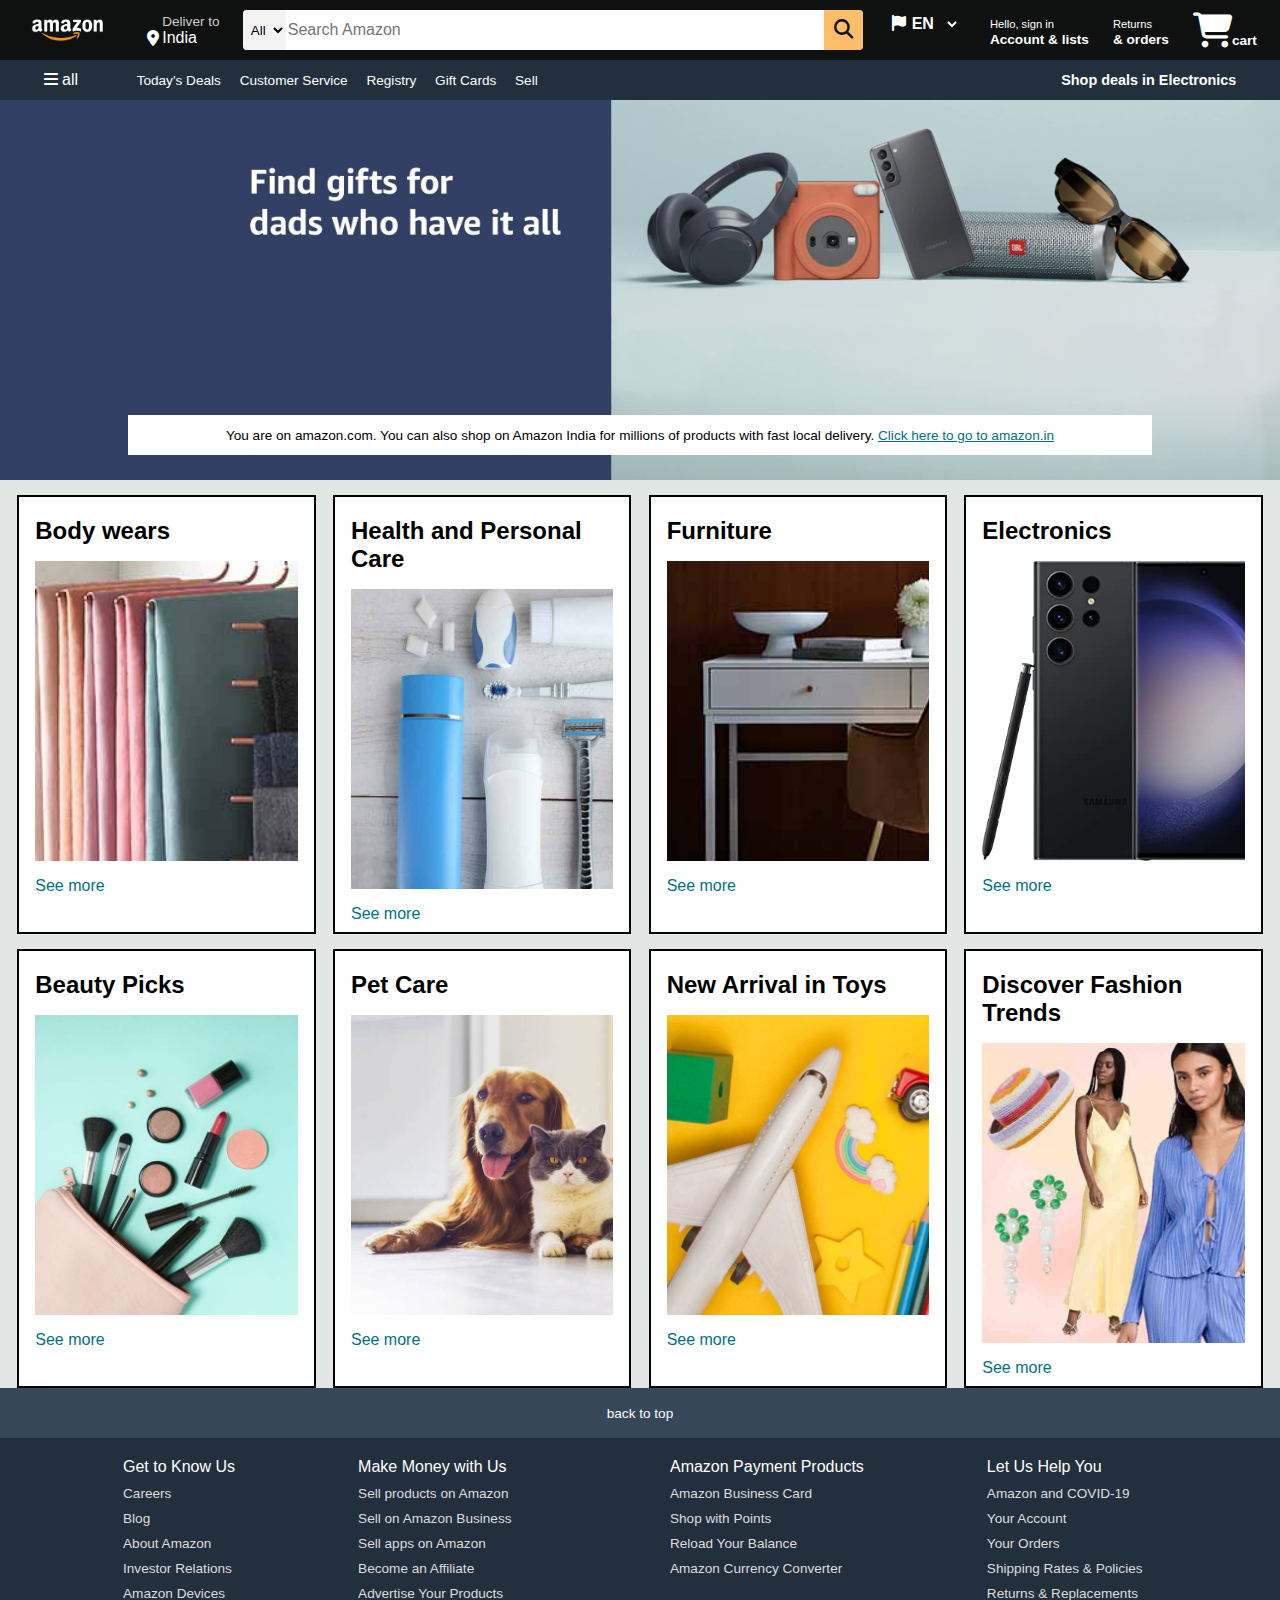
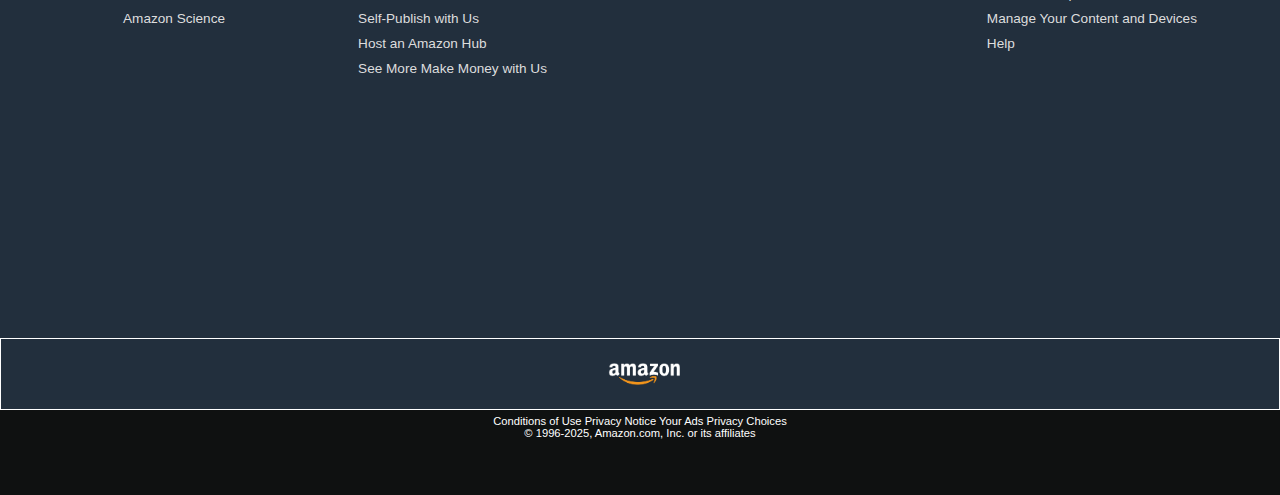
<file: Amazon Clone/index.html>
<!DOCTYPE html>
<html lang="en">
<head>
    <meta charset="UTF-8">
    <meta name="viewport" content="width=device-width, initial-scale=1.0">
    <title>Amazon</title>
    <link rel="stylesheet" href="https://cdnjs.cloudflare.com/ajax/libs/font-awesome/6.7.2/css/all.min.css" integrity="sha512-Evv84Mr4kqVGRNSgIGL/F/aIDqQb7xQ2vcrdIwxfjThSH8CSR7PBEakCr51Ck+w+/U6swU2Im1vVX0SVk9ABhg==" crossorigin="anonymous" referrerpolicy="no-referrer" />
    <link rel="stylesheet" href="style.css">
</head>
<body>
    <header>
        <div class="navbar">
            <div class="nav-logo border">
                <div class="logo"></div>
            </div>
            <div class="nav-adress border">
                <p class="add-first">Deliver to</p>
                <div class="add-icon">
                    <i class="fa-solid fa-location-dot"></i>
                    <p class="add-second">India</p>
                </div>
            </div>
            <div class="nav-search">
                <select class="search-select">
                    <option value="all">All</option>
                </select>
                <input type="text" placeholder="Search Amazon" class="search-input">
                <div class="search-icon">
                    <i class="fa-solid fa-magnifying-glass"></i>
                </div>
            </div>
            <div class="weblang border">
                <div>
                    <i class="fa-solid fa-flag"></i>
                </div>
                <div>
                    <p class="langname">EN</p>
                </div>
                <div>
                    <select class="language">
                        <option value="en"></option>
                    </select>
                </div>
            </div>
            <div class="nav-signin border">
                <p><span>Hello, sign in</span></p>
                <p class="nav-second">Account & lists</p>
            </div>
            <div class="return border">
                <p><span>Returns</span></p>
                <p class="nav-second">& orders</p>
            </div>
            <div class="nav-cart border">
                <i class="fa-solid fa-cart-shopping"></i>
                <p class="cart">cart</p>
            </div>
        </div>
        <!-- second header -->
         <div class="panel">
            <div class="panel-all">
                <i class="fa-solid fa-bars"></i>
                all
            </div>
            <div class="panel-ops">
                <p>Today's Deals</p>
                <p>Customer Service</p>
                <p>Registry</p>
                <p>Gift Cards</p>
                <p>Sell</p>
            </div>
            <div class="panel-deals">
                Shop deals in Electronics
            </div>
         </div>
    </header>

    <div class="hero-section">
        <div class="hero-msg">
            <p>You are on amazon.com. You can also shop on Amazon India for millions of products with fast local delivery. <a href="">Click here to go to amazon.in</a></p>
        </div>
    </div>
    <!-- shop-section -->
    <div class="shop-section">
        <div class="box">
            <div class="box-content">
                <h2>Body wears</h2>
                <div class="box-img" style="background-image: url('box1_image.jpg');"></div>
                <p>See more</p>
            </div>
        </div>
        <div class="box">
            <div class="box-content">
                <h2>Health and Personal Care</h2>
                <div class="box-img" style="background-image: url('box2_image.jpg');"></div>
                <p>See more</p>
            </div>
        </div>
        <div class="box">
            <div class="box-content">
                <h2>Furniture</h2>
                <div class="box-img" style="background-image: url('box3_image.jpg');"></div>
                <p>See more</p>
            </div>
        </div>
        <div class="box">
            <div class="box-content">
                <h2>Electronics</h2>
                <div class="box-img" style="background-image: url('box4_image.jpg');"></div>
                <p>See more</p>
            </div>
        </div>
        <div class="box">
            <div class="box-content">
                <h2>Beauty Picks</h2>
                <div class="box-img" style="background-image: url('box5_image.jpg');"></div>
                <p>See more</p>
            </div>
        </div>
        <div class="box">
            <div class="box-content">
                <h2>Pet Care</h2>
                <div class="box-img" style="background-image: url('box6_image.jpg');"></div>
                <p>See more</p>
            </div>
        </div>
        <div class="box">
            <div class="box-content">
                <h2>New Arrival in Toys</h2>
                <div class="box-img" style="background-image: url('box7_image.jpg');"></div>
                <p>See more</p>
            </div>
        </div>
        <div class="box">
            <div class="box-content">
                <h2>Discover Fashion Trends</h2>
                <div class="box-img" style="background-image: url('box8_image.jpg');"></div>
                <p>See more</p>
            </div>
        </div>
    </div>
    <footer>
        <div class="foot-panel1">
            back to top
        </div>

        <div class="foot-panel2">
            <ul>
                <p>Get to Know Us</p>
                <a>Careers</a>
                <a>Blog</a>
                <a>About Amazon</a>
                <a>Investor Relations</a>
                <a>Amazon Devices</a>
                <a>Amazon Science</a>
            </ul>
            <ul>
                <p>Make Money with Us</p>
                <a>Sell products on Amazon</a>
                <a>Sell on Amazon Business</a>
                <a>Sell apps on Amazon</a>
                <a>Become an Affiliate</a>
                <a>Advertise Your Products</a>
                <a>Self-Publish with Us</a>
                <a>Host an Amazon Hub</a>
                <a>See More Make Money with Us</a>

            </ul>
            <ul>
                <p>Amazon Payment Products</p>
                <a>Amazon Business Card</a>
                <a>Shop with Points</a>
                <a>Reload Your Balance</a>
                <a>Amazon Currency Converter</a>
            </ul>
            <ul>
                <p>Let Us Help You</p>
                <a>Amazon and COVID-19</a>
                <a>Your Account</a>
                <a>Your Orders</a>
                <a>Shipping Rates & Policies</a>
                <a>Returns & Replacements</a>
                <a>Manage Your Content and Devices</a>
                <a>Help</a>
            </ul>
        </div>
        <div class="foot-panel3">
            <div class="logo"></div>
        </div>
        <!-- reedit -->
        <div class="foot-panel4">
            <div class="pages">
                <a>Conditions of Use</a>
                <a>Privacy Notice</a>
                <a>Your Ads Privacy Choices</a>
            </div>
            <div class="copyright">
                &copy; 1996-2025, Amazon.com, Inc. or its affiliates
            </div>
        </div>
    </footer>
</body>
</html>
</file>
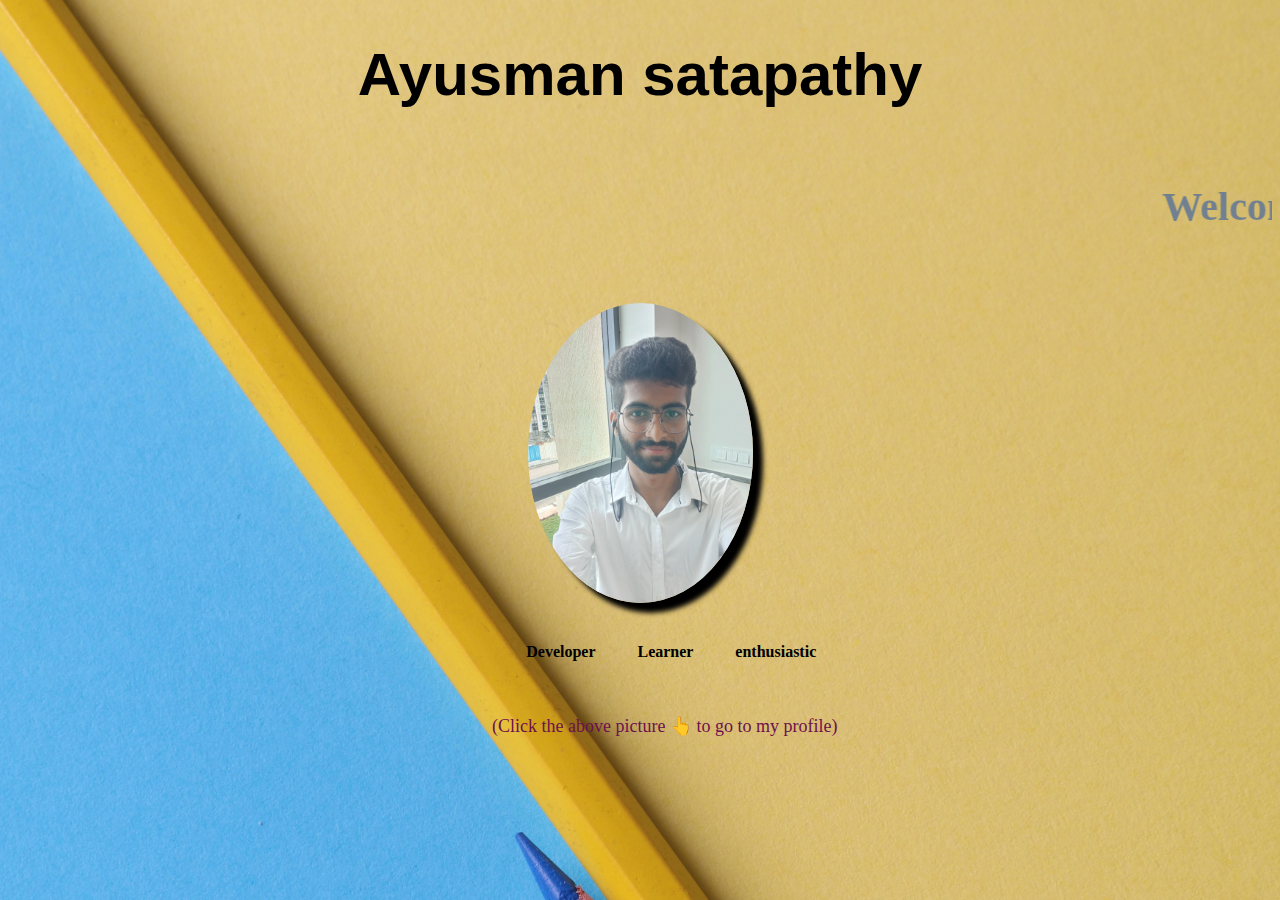
<file: Portfolio inline/index.html>
<!DOCTYPE html>
<html lang="en">
<head>
    <meta charset="UTF-8">
    <meta name="viewport" content="width=device-width, initial-scale=1.0">
    <title>Homepage_Portfolio</title>
</head>
<!-- <body style="background-color: burlywood;"> -->
    <body background="bgimage2.jpg" style="background-size: cover;">
    <header> 
        <h1 style="text-align: center; font-family: Arial black, sans-serif; font-size: 60px;">Ayusman satapathy</h1>
    </header>
    <main>
        <marquee scrollamount="13"><h2 style="color: slategray; font-size: 40px;">Welcome to Ayusman's Portfolio website.</h2></marquee>
        <br><br><br>
        <div>
            <a href="introduction.html"><center><img src="intropic.jpg" alt="Ayusman's pic" height="300px" style="border-radius: 50%;box-shadow: 10px 10px 5px black;"></center></a>
            <br><br>
            <strong style="margin-left: 41%;">Developer</strong>
            <strong style="margin-left: 3%;">Learner</strong>
            <strong style="margin-left: 3%;">enthusiastic </strong>
        </div>
        <br><br>
        <div>
            <center><p style="color: rgb(108, 17, 75); font-size: large;">&nbsp;&nbsp;&nbsp;&nbsp;&nbsp;&nbsp;&nbsp;&nbsp;&nbsp;&nbsp;&nbsp;(Click the above picture &#128070; to go to my profile)</p></center>
        </div>
    </main>
</body>
</html>
</file>
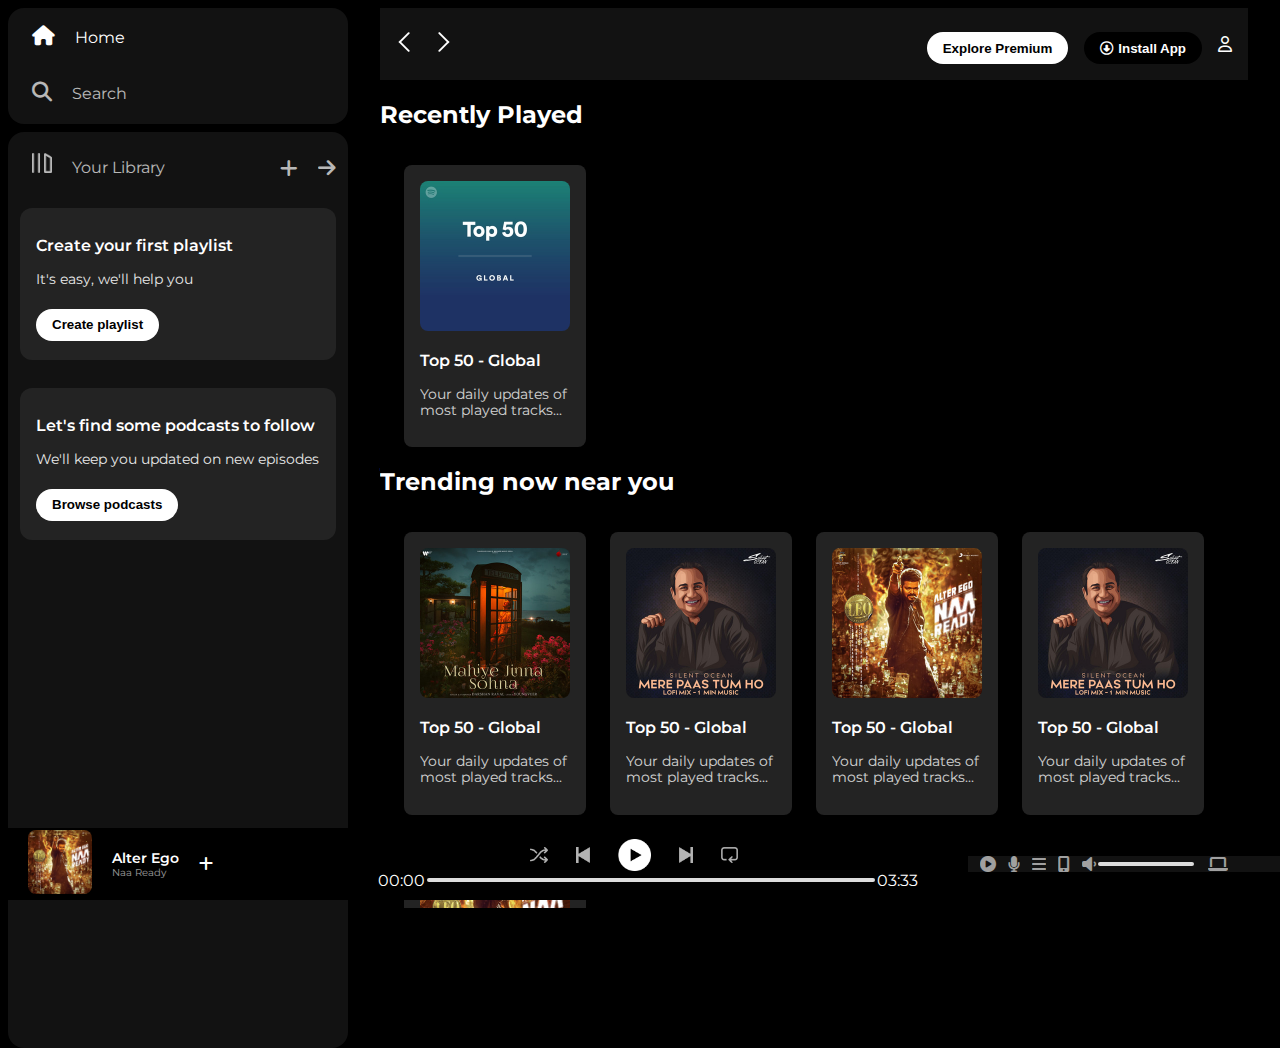
<file: Spotify AC/index.html>
<!DOCTYPE html>
<html lang="en">
<head>
    <meta charset="UTF-8">
    <meta name="viewport" content="width=device-width, initial-scale=1.0">
    <title>Spotify - Web Player: Music for everyone</title>
    <link rel="stylesheet" href="https://cdnjs.cloudflare.com/ajax/libs/font-awesome/6.7.2/css/all.min.css" integrity="sha512-Evv84Mr4kqVGRNSgIGL/F/aIDqQb7xQ2vcrdIwxfjThSH8CSR7PBEakCr51Ck+w+/U6swU2Im1vVX0SVk9ABhg==" crossorigin="anonymous" referrerpolicy="no-referrer" />
    <link rel="stylesheet" href="style.css">
    <link rel="icon" href="./image/logo.png">
    <link rel="preconnect" href="https://fonts.googleapis.com">
    <link rel="preconnect" href="https://fonts.gstatic.com" crossorigin>
    <link href="https://fonts.googleapis.com/css2?family=Montserrat:ital,wght@0,100..900;1,100..900&display=swap" rel="stylesheet">
</head>
<body>
    <div class="main">
        <div class="sidebar">
            <div class="nav">
                <div class="nav-option home">
                    <i class="fa-solid fa-house"></i>
                    <a href="#">Home</a>
                </div>
                <div class="nav-option">
                    <i class="fa-solid fa-magnifying-glass"></i>
                    <a href="#">Search</a>
                </div>
            </div>
            <div class="library">
                <div class="options">
                    <div class="lib-option nav-option">
                        <img src="./image/library_icon.png" alt="library icon">
                        <a href="#">Your Library</a>
                    </div>
                    <div class="icons">
                        <i class="fa-solid fa-plus"></i>
                        <i class="fa-solid fa-arrow-right"></i>
                    </div>
                </div>
                <div class="lib-box">
                    <div class="box">
                        <p class="box-p1">Create your first playlist</p>
                        <p class="box-p2">It's easy, we'll help you</p>
                        <button class="badge">Create playlist</button>
                    </div>
                    <div class="box">
                        <p class="box-p1">Let's find some podcasts to follow</p>
                        <p class="box-p2">We'll keep you updated on new episodes</p>
                        <button class="badge">Browse podcasts</button>
                    </div>
                </div>
            </div>
        </div>
        <div class="main-content">
            <div class="sticky-nav">
                <div class="sticky-nav-icons">
                    <img src="./image/backward_icon.png">
                    <img src="./image/forward_icon.png" class="nav-hide">
                </div>
                <div class="sticky-nav-options">
                    <button class="badge nav-item nav-hide">Explore Premium</button>
                    <button class="badge nav-item dark-badge"><i class="fa-regular fa-circle-down dark-badge-icon"></i>Install App</button>
                    <i class="fa-regular fa-user nav-item"></i>
                    </div>  
            </div>


            <h2>Recently Played</h2>
            <div class="cards-container">
                <div class="card">
                    <img src="./image/card1img.jpeg" class="card-img">
                    <p class="card-title">Top 50 - Global</p>
                    <p class="card-info">Your daily updates of most played tracks...</p>
                </div>
            </div>

            <h2>Trending now near you</h2>
            <div class="cards-container">
                <div class="card">
                    <img src="./image/card2img.jpeg" class="card-img">
                    <p class="card-title">Top 50 - Global</p>
                    <p class="card-info">Your daily updates of most played tracks...</p>
                </div>
                <div class="card">
                    <img src="./image/card3img.jpeg" class="card-img">
                    <p class="card-title">Top 50 - Global</p>
                    <p class="card-info">Your daily updates of most played tracks...</p>
                </div>
                <div class="card">
                    <img src="./image/card4img.jpeg" class="card-img">
                    <p class="card-title">Top 50 - Global</p>
                    <p class="card-info">Your daily updates of most played tracks...</p>
                </div>
                <div class="card">
                    <img src="./image/card3img.jpeg" class="card-img">
                    <p class="card-title">Top 50 - Global</p>
                    <p class="card-info">Your daily updates of most played tracks...</p>
                </div>
                <div class="card">
                    <img src="./image/card4img.jpeg" class="card-img">
                    <p class="card-title">Top 50 - Global</p>
                    <p class="card-info">Your daily updates of most played tracks...</p>
                </div>
            </div>
            <h2>Featured Charts</h2>
            <div class="cards-container">
                <div class="card">
                    <img src="./image/card5img.jpeg" class="card-img">
                    <p class="card-title">Top 50 - Global</p>
                    <p class="card-info">Your daily updates of most played tracks...</p>
                </div>
                <div class="card">
                    <img src="./image/card6img.jpeg" class="card-img">
                    <p class="card-title">Top 50 - Global</p>
                    <p class="card-info">Your daily updates of most played tracks...</p>
                </div>
                <div class="card">
                    <img src="./image/card1img.jpeg" class="card-img">
                    <p class="card-title">Top 50 - Global</p>
                    <p class="card-info">Your daily updates of most played tracks...</p>
                </div>
            </div>
            <div class="footer">
                <div class="line"></div>
            </div>
        </div>
        <div class="music-player">
            <div class="album">
                <div class="current-song-img-div">
                    <img src="./image/card4img.jpeg" class="current-song-img album-content">
                    <img src="./image/upper_icon.png" class="current-song-img-upper-icon">
                    <img src="./image/lower_icon.png" class="current-song-img-lower-icon">
                </div>
                <div class="current-song-about album-content">
                    <a href="#" class="current-song-name">Alter Ego</a>
                    <a href="#" class="current-song-artist">Naa Ready</a>
                </div>
                <i class="fa-solid fa-plus album-content"></i>

            </div>
            <div class="player">
                <div class="player-controls">
                    <img src="./image/player_icon1.png" class="player-control-icon">
                    <img src="./image/player_icon2.png" class="player-control-icon">
                    <img src="./image/player_icon3.png" class="player-control-icon play-pause">
                    <img src="./image/player_icon4.png" class="player-control-icon">
                    <img src="./image/player_icon5.png" class="player-control-icon">

                </div>
                <div class="playback-bar">
                    <span class="current-time">00:00</span>
                    <input type="range" class="progress-bar" min="0" max="100" step="1">
                    <span class="total-time">03:33</span>
                </div>
            </div>
            <div class="controls">
                <div class="controls-icon-div">
                    <i class="fa-solid fa-circle-play controls-icon"></i>
                <i class="fa-solid fa-microphone controls-icon"></i>
                <i class="fa-solid fa-bars controls-icon"></i>
                <i class="fa-solid fa-mobile-screen-button controls-icon"></i>
                <i class="fa-solid fa-volume-low controls-icon"></i>
                <input type="range" min="0" max="100" class="progress-bar controls-progress-bar" step="1">
                </div>
                <i class="fa-solid fa-laptop controls-icon"></i>
            </div>
        </div>
    </div>
</body>
</html>
</file>
<file: Amazon Clone/style.css>
*{
    margin: 0;
    font-family: arial;
    border: border-box;
}
.navbar{
    height: 60px;
    background-color: #0f1111;
    color: white;
    display: flex;
    align-items: center;
    justify-content: space-evenly;
}
.nav-logo{
    height: 50px;
    width: 100px;
}
.logo{
    background-image: url("amazon_logo.png");
    background-size: cover;
    height: 50px;
    width: 100%;
}
.border{
    border: 1.5px solid transparent;
}
.border:hover{
    border: 1.5px solid white;
}
/* box 2 */
.add-first{
    color: #cccccc;
    font-size: 0.85rem;
    margin-left: 15px;
}
.add-second{
    font-size: 1rem;
    margin-left: 3px;
}
.add-icon{
    display: flex;
    align-items: center;
}
/* box-3 */
.nav-search{
    display: flex;
    justify-content: space-evenly;
    background-color: pink;
    width: 620px;
    height: 40px;
    border-radius: 4px;
}
.nav-search:hover{
    border: 2px solid orange;
}
.search-select{
    background-color: #f3f3f3;
    width:50px ;
    text-align: center;
    border-top-left-radius: 4px;
    border-bottom-left-radius: 4px;
    border: none;
}
.search-input{
    width: 100%;
    font-size: 1rem;
    border: none;
}
.search-icon{
    width: 45px;
    display: flex;
    justify-content: center;
    align-items: center;
    font-size: 1.2rem;
    background-color:#febd68;
    border-top-right-radius: 4px;
    border-bottom-right-radius: 4px;
    color: #0f1111;
}
/* box 4 */
.weblang{
    height: 30px;
    width: 80px;
    display: flex;
    justify-content: space-evenly;

}
.langname{
    font-weight: 700;
}
.language{
    background: transparent;
    color: white;
    border: none;
}
/* box 5 and 6 */
span{
    font-size: 0.7rem;
}
.nav-second{
    font-size: 0.85rem;
    font-weight: 700;
}
/* box 7 */
.nav-cart i{
    font-size: 35px;
}
.nav-cart{
    font-size: 0.85rem;
    display: flex;
}
.cart{
    font-weight: 600;
    align-self: flex-end;
}
/* panel */
.panel{
    height: 40px;
    background-color: #222f3d;
    display: flex;
    color: white;
    align-items: center;
    justify-content: space-evenly;
}
.panel-ops p{
    display: inline;
    margin-left: 15px;
}
.panel-ops{
    width: 70%;
    font-size: 0.85rem;
}
.panel-deals{
    font-size: 0.9rem;
    font-weight: 700;
}
/* hero-section */
.hero-section{
    background-image: url("hero_image.jpg");
    height: 380px;
    background-size: cover;
    display: flex;
    justify-content: center;
    align-items: flex-end;
}
.hero-msg{
    background-color: white;
    color: black;
    height: 40px;
    display: flex;
    align-items: center;
    justify-content: center;
    font-size: 0.85rem;
    width: 80%;
    margin-bottom: 25px;
}
.hero-msg a{
    color: #007185;
}
/* shop-section */
.shop-section{
    display: flex;
    justify-content: space-evenly;
    background-color: #e2e7e6;
    flex-wrap: wrap;
}
.box{
    border: 2px solid black;
    height: 400px;
    width: 23%;
    background-color: white;
    padding: 20px 0px 15px;
    margin-top: 15px;
}
.box-img{
    height: 300px;
    background-size: cover;
    margin-top: 1rem;
    margin-bottom: 1rem;
}

.box-content{
    margin-left: 1rem;
    margin-right: 1rem;
}
.box-content p{
    color: #007185;
}
/* footer */
.footer{
    margin-top: 15px;
}
.foot-panel1{
    background-color: #37475a;
    color: white;
    height: 50px;
    display: flex;
    justify-content: center;
    align-items: center;
    font-size: 0.85rem;
}

.foot-panel2{
    background-color: #222f3d;
    color: white;
    height: 500px;
    display: flex;
    justify-content: space-evenly;
}
.foot-panel2 ul{
    margin-top: 20px;
}
.foot-panel2 a{
    display: block;
    font-size: 0.85rem;
    margin-top: 10px;
    color: #dddddd;
}
.foot-panel3{
    background-color: #222f3d;
    color: white;
    border: 0.5px solid white;
    height: 70px;
    display: flex;
    justify-content: center;
    align-items: center;
}
.logo{
    background-image: url("amazon_logo.png");
    background-size: cover;
    height: 50px;
    width: 80px;
}
.foot-panel4{
    background-color: #0f1111;
    color: white;
    height: 80px;
    padding-top: 5px;
    font-size: 0.7rem;
}
.pages{
    text-align: center;
}
.copyright{
    text-align: center;
}
</file>
<file: Spotify AC/style.css>
body{
    font-family: "Montserrat", sans-serif;
    margin: 0;
    background-color: #000;
    color: #fff;
    overflow: hidden;           /*When there will be a overflow of content means more content than visible area*/

}

/* main class for full body */

.main{
    display: flex;
    height: 100vh;
    padding: 0.5rem;
}



/* sidebar */
.sidebar{
    background-color: #000;
    width: 340px;
    border-radius: 1rem;   /* 1 rem =16px*/
    margin-right: 0.5rem;
}

/* main content */

.main-content{
    background-color: #000;
    flex: 1;
    border-radius: 1rem;
    overflow: auto;                  /*scroll bar will be there when necessary*/
    padding: 0 1.5rem 0 1.5rem;
}

/* music-player */

.music-player{
    background-color:black;
    position: fixed;
    bottom: 0;
    width: 100%;
    height: 72px;
}
a{
    text-decoration: none;
    color: #fff;
}
.nav{
    background-color: #121212;
    border-radius: 1rem;
    display: flex;
    flex-direction: column;
    justify-content: center;
    height: 100px;
    padding: 0.5rem 0.75rem;
}
.nav-option{
    line-height: 2.5rem;
    opacity: 0.7;
    padding: 0.5rem 0.75rem;
}
.home{
    opacity: 1 !important; 
}
.nav-option:hover{
    opacity: 1;
}
.nav-option i{
    font-size: 1.25rem;
}
.nav-option a{
    font-size: 1rem;
    margin-left: 1rem;
}
.library{
    background-color: #121212;
    border-radius: 1rem;
    height: 100%;
    margin-top: 0.5rem;
    padding: 0.5rem 0.75rem;
}

.options{
    display: flex;
    justify-content: space-between;
    align-items: center;
}

.lib-option img{
    height: 1.25rem;
}

.icons{
    font-size: 1.25rem;
    display: flex;
    margin-left: 3rem;
}
.icons i{
    opacity: 0.7;
    margin-left: 1.25rem;
}
.icons i:hover{
    opacity: 1;
}
.box{
    height: 8rem;
    background-color: #232323;
    border-radius: 0.75rem;
    margin: 0.75rem 0 1.75rem 0;
    padding: 0.75rem 1rem;
}
.box-p1{
    font-size: 1rem;
    font-weight: 600;
}
.box-p2{
    font-size: 0.85rem;
    opacity: 0.9;
}

.badge{
    background-color: #fff;
    border: none;
    border-radius: 100px;
    padding: 0.25rem 1rem;
    font-weight: 700;
    margin-top: 0.5rem;
    height: 2rem;
    width: fit-content;
}
.dark-badge{
    background-color: #000;
    color: #fff;
}
.dark-badge-icon{
    margin-right: 5px;
}
.sticky-nav{
    position: sticky;
    top: 0;
    background-color: #121212;
    display: flex;
    justify-content: space-between;
    align-items: center;
    padding: 1rem 0 1rem 0;
    z-index: 10;
}
.sticky-nav-icons img{
    margin-left: 0.75rem;
}
.sticky-nav-options{
    display: flex;
    justify-content: center;
    align-items: center;
}
.nav-item{
    margin-right: 1rem;
}
@media(max-width: 1000px){
    .nav-hide{
        display: none;
    }
}


.card{
    background-color: #232323;
    width: 150px;
    border-radius: 0.5rem;
    padding: 1rem;
    margin-left: 1.5rem;
    margin-top: 1rem;
}

.cards-container{
    display: flex;
    flex-wrap: wrap;
}
.card-img{
    width: 100%;
    border-radius: 0.5rem;
}
.card-title{
    font-weight: 600;
}
.card-info{
    font-size: 0.85rem;
    opacity: 0.8;
}
.footer{
    height: 300px;
    display: flex;
    align-items: center;
    justify-content: center;
}
.line{
    width: 90%;
    height: 30%;
    border-top: 1px solid white;
    opacity: 0.4;
}

.music-player{
    display: flex;
    justify-content: space-between;
    align-items: center;
}
.album{
    width: 25%;
    background-color: transparent;
    display: flex;
    justify-content: flex-start;
    align-items: center;
    height: 100%;
}
.album-content{
    margin-left: 1.25rem;

}
.current-song-img{
    height: 4rem;
    border-radius: 0.5rem;
}
.current-song-img-upper-icon{
    position: absolute;
    bottom: 2.5rem;
    left: 3.5rem;
    background-color: #2d2626;
    border-radius: 50%;
    opacity: 0;
    z-index: 4;
}
.current-song-img:hover ~ .current-song-img-upper-icon{
    opacity: 1;
}
.current-song-img-upper-icon:hover{
    opacity: 1;
}
.current-song-img-lower-icon{
    position: absolute;
    bottom: 2.5rem;
    left: 3.5rem;
    background-color: #2d2626;
    border-radius: 50%;
    opacity: 0;
    z-index: 3;
}
.current-song-img-upper-icon:active ~ .current-song-img-lower-icon{
    opacity: 1;
    z-index: 5;
}
.current-song-img-lower-icon:hover{
    opacity: 1;
}
.current-song-about{
    display: flex;
    flex-direction: column;
}
.current-song-about a{
    text-decoration: none;
}
.current-song-about a:hover{
    text-decoration: underline;
}
.current-song-name{
    color: #fff;
    font-size: 0.85rem;
    font-weight: 600;
}
.current-song-artist{
    color: white;
    font-size: 0.65rem;
    opacity: 0.6;
}
.current-song-artist:hover{
    opacity: 1;
}
.player{
    width: 50%;
}
.controls{
    width: 25%;
    background-color: #121212;
}

.player-controls{
    display: flex;
    justify-content: center;
    align-items: center;
}
.player-control-icon{
    height: 1rem;
    margin-right: 1.75rem;
    opacity: 0.7;
}
.play-pause{
    opacity: 1 !important;
    height: 2rem;
}
.player-control-icon:hover{
    opacity: 1;
}
.play-pause:hover{
    box-shadow: 2px 2px 2px transparent;
}
.playback-bar{
    display: flex;
    justify-content: center;
    align-items: center;
}
.progress-bar{
    width: 70%;
    appearance: none;
    background-color: transparent;
    cursor: pointer;
}
.progress-bar::-webkit-slider-runnable-track{
    background-color: #ddd;
    border-radius: 100px;
    height: 0.2rem;
}
.progress-bar::-webkit-slider-thumb{
    appearance: none;
    height: 1rem;
    width: 1rem;
    background-color: #1bd760;
    border-radius: 50%;
    margin-top: -6px;
    opacity: 0;
}
.progress-bar:hover::-webkit-slider-thumb{
    opacity: 1;
}

.controls{
    display: flex;
    align-items: center;
    justify-content: flex-start;
}
.controls-icon-div{
    display: flex;
}
.controls-icon{
    margin: 0;
    margin-left: 0.75rem;
    opacity: 0.6;
}
.controls-icon:hover{
    opacity: 1;
}
.controls-progress-bar{
    width: 6rem;
}
</file>
